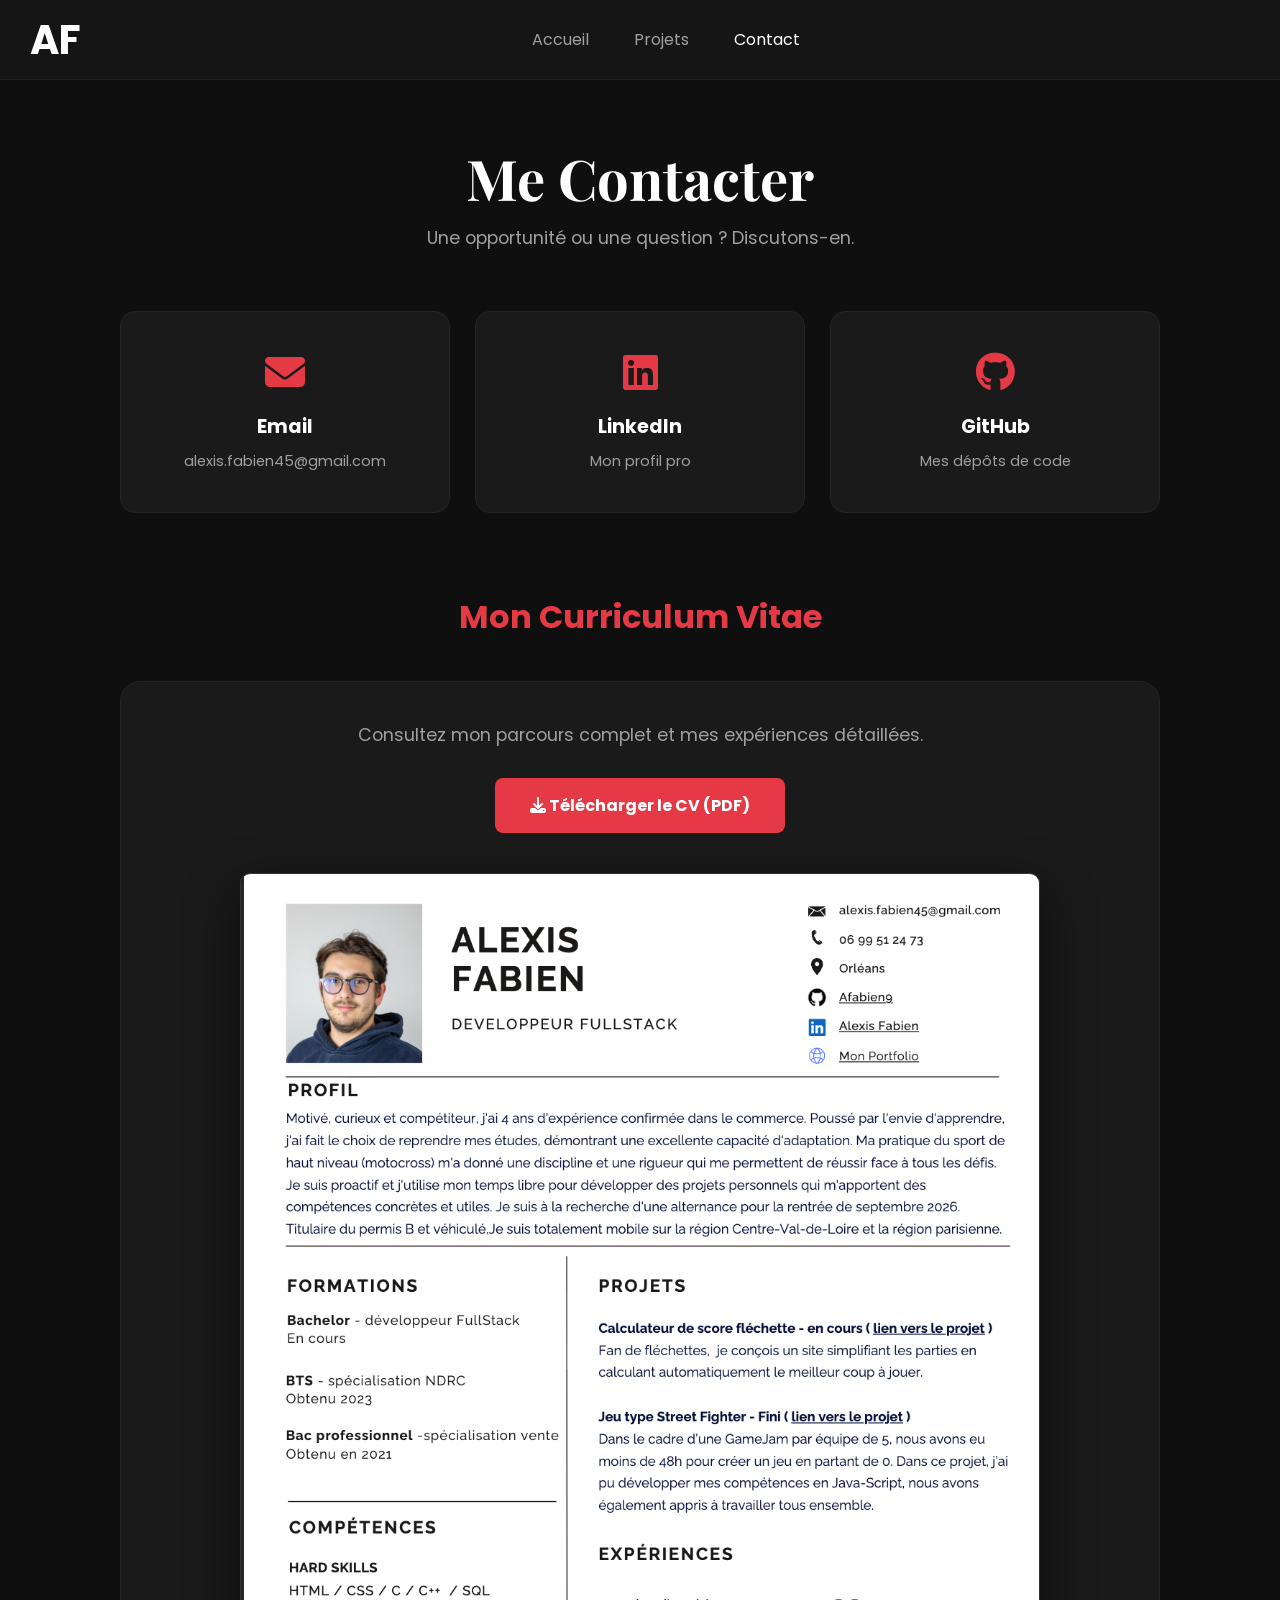
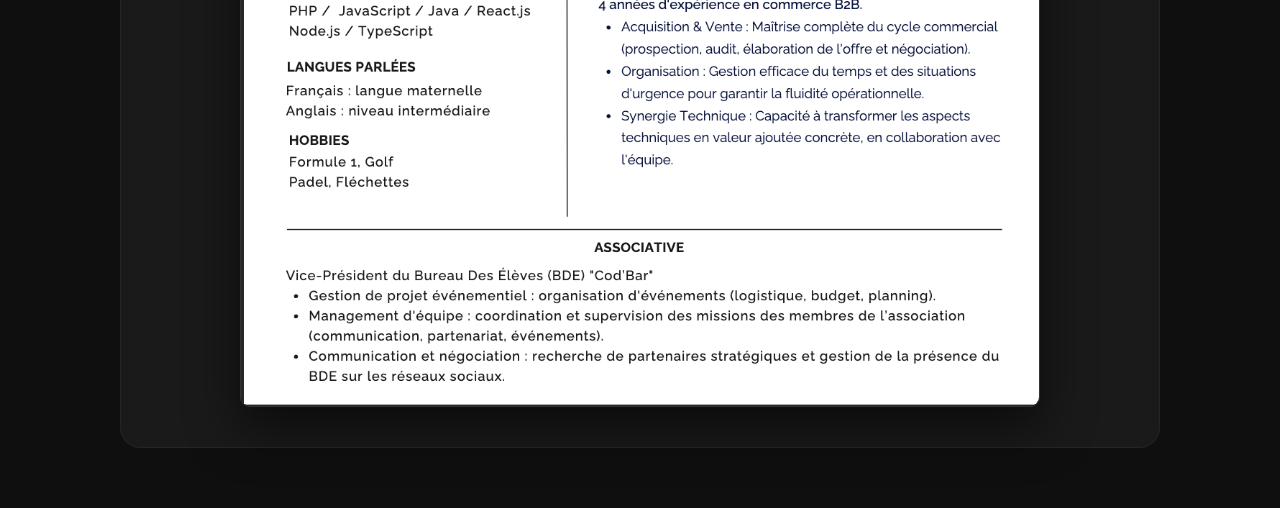
<file: contact.html>
<!DOCTYPE html>
<html lang="fr">
<head>
    <meta charset="UTF-8">
    <title>Portfolio - Contact</title>
    <link rel="stylesheet" href="contact.css">
    <link rel="stylesheet" href="https://cdnjs.cloudflare.com/ajax/libs/font-awesome/6.4.0/css/all.min.css">
    <link href="https://fonts.googleapis.com/css2?family=Poppins:wght@300;400;600&family=Playfair+Display:wght@700&display=swap" rel="stylesheet">
</head>
<body>

    <nav class="barre-laterale">
        <a href="index.html" class="mon-logo">AF</a>
        <ul class="liste-navigation">
            <li><a href="index.html">Accueil</a></li>
            <li><a href="projets.html">Projets</a></li>
            <li class="active"><a href="contact.html">Contact</a></li>
        </ul>
    </nav>

    <main class="conteneur-contact">
        <header class="entete-contact">
            <h1 class="titre-galerie">Me Contacter</h1>
            <p class="sous-titre-contact">Une opportunité ou une question ? Discutons-en.</p>
        </header>

        <div class="grille-reseaux">
            <a href="mailto:alexis.fabien45@gmail.com" class="carte-reseau">
                <i class="fa-solid fa-envelope"></i>
                <h3>Email</h3>
                <p>alexis.fabien45@gmail.com</p>
            </a>

            <a href="https://www.linkedin.com/in/alexis-fabien45/" target="_blank" class="carte-reseau">
                <i class="fa-brands fa-linkedin"></i>
                <h3>LinkedIn</h3>
                <p>Mon profil pro</p>
            </a>

            <a href="https://github.com/Afabien9" target="_blank" class="carte-reseau">
                <i class="fa-brands fa-github"></i>
                <h3>GitHub</h3>
                <p>Mes dépôts de code</p>
            </a>
        </div>

        <section class="section-cv">
            <h2 class="titre-section">Mon Curriculum Vitae</h2>
            <div class="conteneur-cv">
                <div class="actions-cv">
                    <p>Consultez mon parcours complet et mes expériences détaillées.</p>
                    <a href="ressource/CV Alexis.pdf" download class="btn-cv">
                        <i class="fa-solid fa-download"></i> Télécharger le CV (PDF)
                    </a>
                </div>
                <div class="visualiseur-cv-image">
                    <img src="ressource/CV Alexis.png" alt="Curriculum Vitae de Alexis">
                </div>
                
                
            </div>
        </section>
    </main>

</body>
</html>
</file>
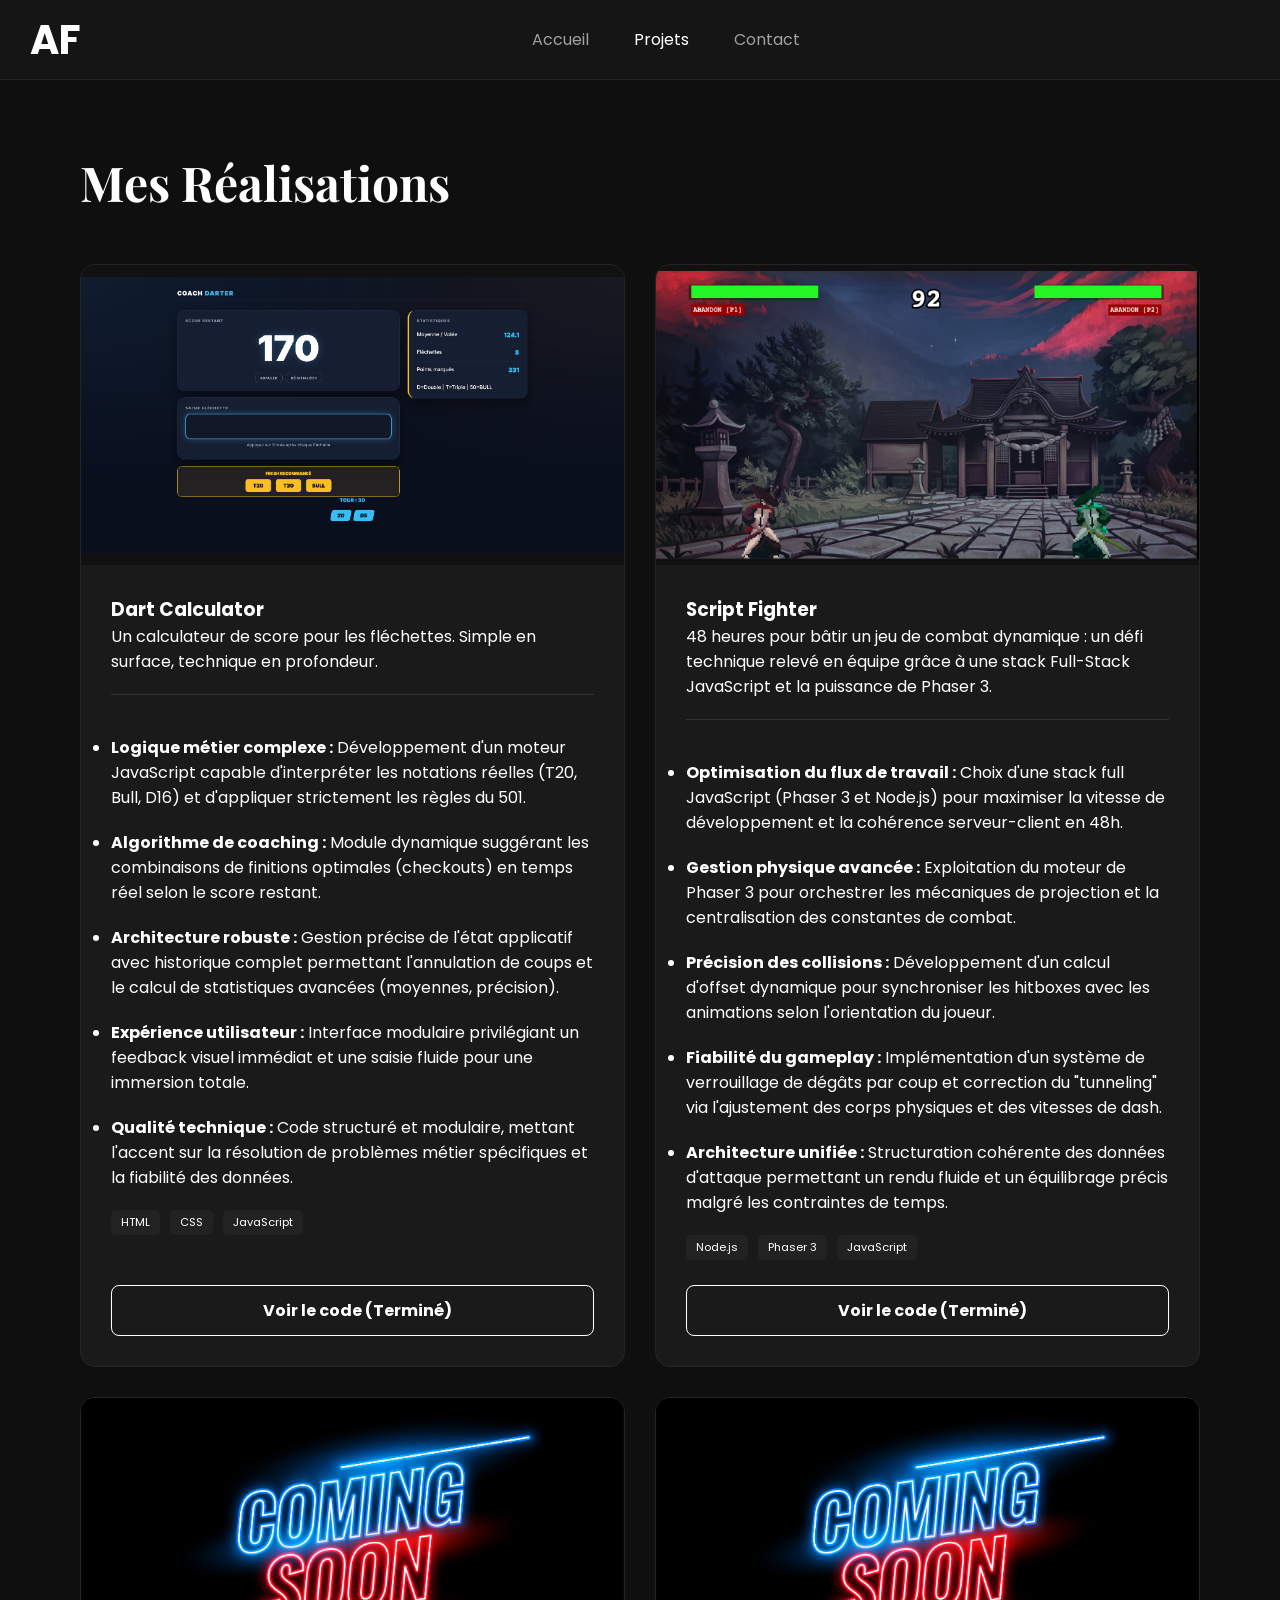
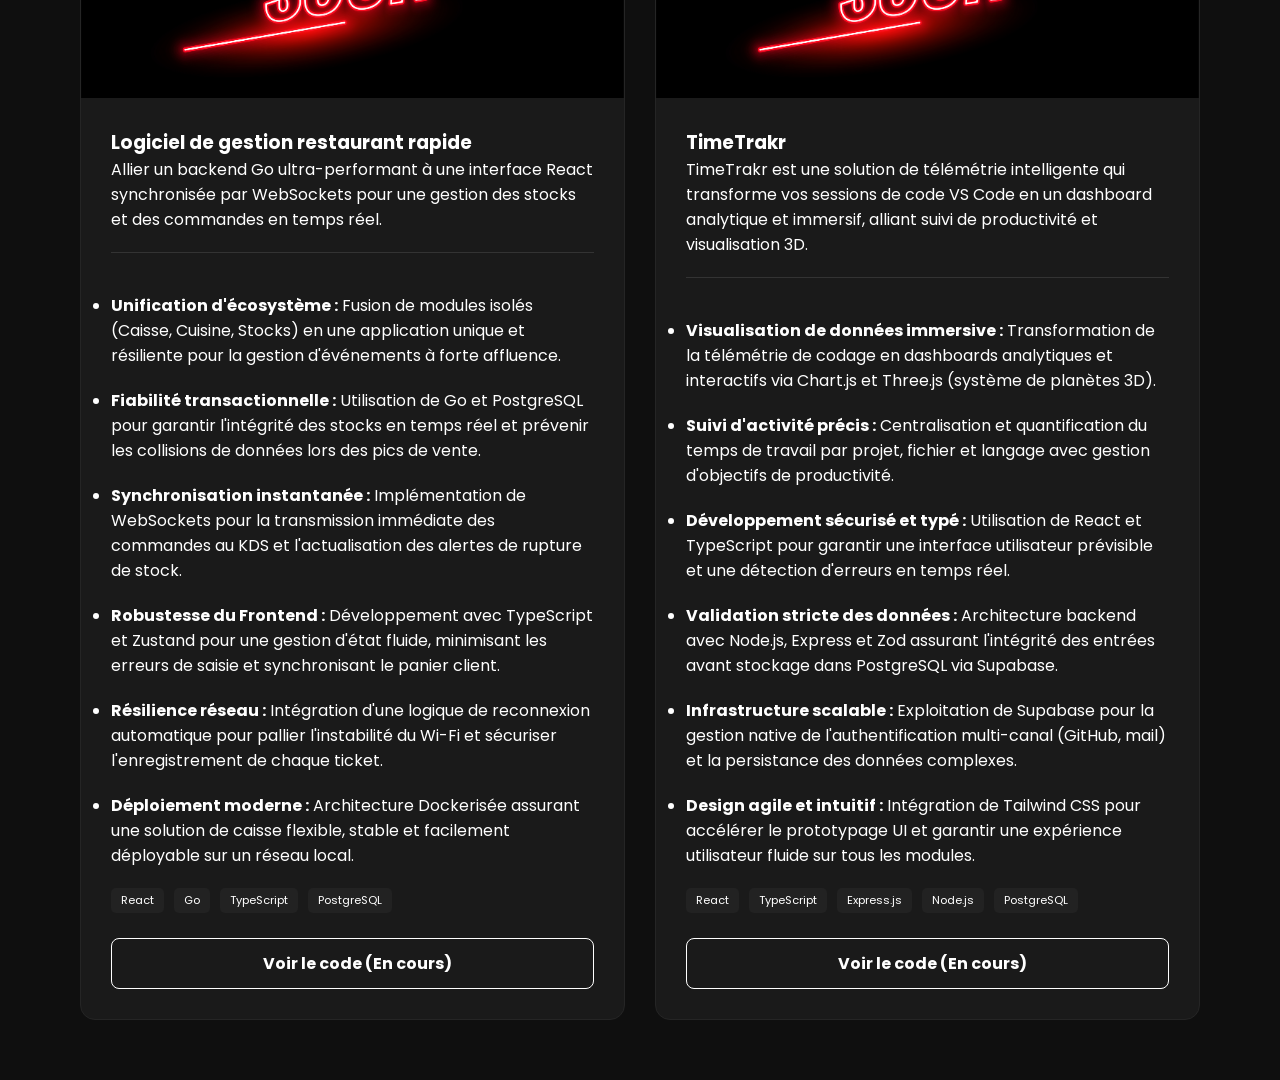
<file: projets.html>
<!doctype html>
<html lang="fr">
  <head>
    <meta charset="UTF-8" />
    <title>Portfolio - Mes Projets</title>
    <link rel="stylesheet" href="projets.css" />
    <link
      href="https://fonts.googleapis.com/css2?family=Poppins:wght@300;400;600&family=Playfair+Display:wght@700&display=swap"
      rel="stylesheet"
    />
  </head>
  <body>
    <nav class="barre-laterale">
      <a href="index.html" class="mon-logo" style="text-decoration: none">AF</a>
      <ul class="liste-navigation">
        <li><a href="index.html">Accueil</a></li>
        <li class="active"><a href="projets.html">Projets</a></li>
        <li><a href="contact.html">Contact</a></li>
      </ul>
    </nav>

    <main class="conteneur-projets">
      <header class="entete-section">
        <h1 class="titre-galerie">Mes Réalisations</h1>
      </header>

      <div class="grille-projets">
        <article class="carte-projet">
          <div class="visuel-projet">
            <div class="overlay-image">
              <img
                src="ressource/DART COACH SCREEN.png"
                alt="Aperçu du projet"
              />
            </div>
          </div>
          <div class="infos-projet">
            <h3>Dart Calculator</h3>
            <p class="resume">
              Un calculateur de score pour les fléchettes. Simple en surface,
              technique en profondeur.
            </p>

            <div class="bloc-details">
              <ul>
                <li>
                  <span>Logique métier complexe :</span> Développement d'un
                  moteur JavaScript capable d'interpréter les notations réelles
                  (T20, Bull, D16) et d'appliquer strictement les règles du 501.
                </li>
                <li>
                  <span>Algorithme de coaching :</span> Module dynamique
                  suggérant les combinaisons de finitions optimales (checkouts)
                  en temps réel selon le score restant.
                </li>
                <li>
                  <span>Architecture robuste :</span> Gestion précise de l'état
                  applicatif avec historique complet permettant l'annulation de
                  coups et le calcul de statistiques avancées (moyennes,
                  précision).
                </li>
                <li>
                  <span>Expérience utilisateur :</span> Interface modulaire
                  privilégiant un feedback visuel immédiat et une saisie fluide
                  pour une immersion totale.
                </li>
                <li>
                  <span>Qualité technique :</span> Code structuré et modulaire,
                  mettant l'accent sur la résolution de problèmes métier
                  spécifiques et la fiabilité des données.
                </li>
              </ul>
              <div class="tags">
                <span>HTML</span><span>CSS</span><span>JavaScript</span>
              </div>
            </div>
            <a
              href="https://github.com/Afabien9/Flechettes"
              target="_blank"
              class="btn-github"
            >
              <i class="fa-brands fa-github"></i> Voir le code (Terminé)
            </a>
          </div>
        </article>

        <article class="carte-projet">
          <div class="visuel-projet">
            <div class="overlay-image">
              <img src="ressource/Screen In Game.png" alt="Aperçu du projet" />
            </div>
          </div>
          <div class="infos-projet">
            <h3>Script Fighter</h3>
            <p class="resume">
              48 heures pour bâtir un jeu de combat dynamique : un défi
              technique relevé en équipe grâce à une stack Full-Stack JavaScript
              et la puissance de Phaser 3.
            </p>

            <div class="bloc-details">
              <ul>
                <li>
                  <span>Optimisation du flux de travail :</span> Choix d'une
                  stack full JavaScript (Phaser 3 et Node.js) pour maximiser la
                  vitesse de développement et la cohérence serveur-client en
                  48h.
                </li>
                <li>
                  <span>Gestion physique avancée :</span> Exploitation du moteur
                  de Phaser 3 pour orchestrer les mécaniques de projection et la
                  centralisation des constantes de combat.
                </li>
                <li>
                  <span>Précision des collisions :</span> Développement d'un
                  calcul d'offset dynamique pour synchroniser les hitboxes avec
                  les animations selon l'orientation du joueur.
                </li>
                <li>
                  <span>Fiabilité du gameplay :</span> Implémentation d'un
                  système de verrouillage de dégâts par coup et correction du
                  "tunneling" via l'ajustement des corps physiques et des
                  vitesses de dash.
                </li>
                <li>
                  <span>Architecture unifiée :</span> Structuration cohérente
                  des données d'attaque permettant un rendu fluide et un
                  équilibrage précis malgré les contraintes de temps.
                </li>
              </ul>
              <div class="tags">
                <span>Node.js</span><span>Phaser 3</span><span>JavaScript</span>
              </div>
            </div>
            <a
              href="https://github.com/Afabien9/GameJam"
              target="_blank"
              class="btn-github"
            >
              <i class="fa-brands fa-github"></i> Voir le code (Terminé)
            </a>
          </div>
        </article>

        <article class="carte-projet">
          <div class="visuel-projet">
            <div class="overlay-image">
              <img src="ressource/25516.jpg" alt="Aperçu du projet" />
            </div>
          </div>
          <div class="infos-projet">
            <h3>Logiciel de gestion restaurant rapide</h3>
            <p class="resume">
              Allier un backend Go ultra-performant à une interface React
              synchronisée par WebSockets pour une gestion des stocks et des
              commandes en temps réel.
            </p>

            <div class="bloc-details">
              <ul>
                <li>
                  <span>Unification d'écosystème :</span> Fusion de modules
                  isolés (Caisse, Cuisine, Stocks) en une application unique et
                  résiliente pour la gestion d'événements à forte affluence.
                </li>
                <li>
                  <span>Fiabilité transactionnelle :</span> Utilisation de Go et
                  PostgreSQL pour garantir l'intégrité des stocks en temps réel
                  et prévenir les collisions de données lors des pics de vente.
                </li>
                <li>
                  <span>Synchronisation instantanée :</span> Implémentation de
                  WebSockets pour la transmission immédiate des commandes au KDS
                  et l'actualisation des alertes de rupture de stock.
                </li>
                <li>
                  <span>Robustesse du Frontend :</span> Développement avec
                  TypeScript et Zustand pour une gestion d'état fluide,
                  minimisant les erreurs de saisie et synchronisant le panier
                  client.
                </li>
                <li>
                  <span>Résilience réseau :</span> Intégration d'une logique de
                  reconnexion automatique pour pallier l'instabilité du Wi-Fi et
                  sécuriser l'enregistrement de chaque ticket.
                </li>
                <li>
                  <span>Déploiement moderne :</span> Architecture Dockerisée
                  assurant une solution de caisse flexible, stable et facilement
                  déployable sur un réseau local.
                </li>
              </ul>
              <div class="tags">
                <span>React</span><span>Go</span><span>TypeScript</span
                ><span>PostgreSQL</span>
              </div>
            </div>
            <a
              href="https://github.com/C4ptainF0xy/Corso-Fleuri-V2"
              target="_blank"
              class="btn-github"
            >
              <i class="fa-brands fa-github"></i> Voir le code (En cours)
            </a>
          </div>
        </article>

        <article class="carte-projet">
          <div class="visuel-projet">
            <div class="overlay-image">
              <img src="ressource/25516.jpg" alt="Aperçu du projet" />
            </div>
          </div>
          <div class="infos-projet">
            <h3>TimeTrakr</h3>
            <p class="resume">
              TimeTrakr est une solution de télémétrie intelligente qui
              transforme vos sessions de code VS Code en un dashboard analytique
              et immersif, alliant suivi de productivité et visualisation 3D.
            </p>

            <div class="bloc-details">
              <ul>
                <li>
                  <span>Visualisation de données immersive :</span>
                  Transformation de la télémétrie de codage en dashboards
                  analytiques et interactifs via Chart.js et Three.js (système
                  de planètes 3D).
                </li>
                <li>
                  <span>Suivi d'activité précis :</span> Centralisation et
                  quantification du temps de travail par projet, fichier et
                  langage avec gestion d'objectifs de productivité.
                </li>
                <li>
                  <span>Développement sécurisé et typé :</span> Utilisation de
                  React et TypeScript pour garantir une interface utilisateur
                  prévisible et une détection d'erreurs en temps réel.
                </li>
                <li>
                  <span>Validation stricte des données :</span> Architecture
                  backend avec Node.js, Express et Zod assurant l'intégrité des
                  entrées avant stockage dans PostgreSQL via Supabase.
                </li>
                <li>
                  <span>Infrastructure scalable :</span> Exploitation de
                  Supabase pour la gestion native de l'authentification
                  multi-canal (GitHub, mail) et la persistance des données
                  complexes.
                </li>
                <li>
                  <span>Design agile et intuitif :</span> Intégration de
                  Tailwind CSS pour accélérer le prototypage UI et garantir une
                  expérience utilisateur fluide sur tous les modules.
                </li>
              </ul>
              <div class="tags">
                <span>React</span><span>TypeScript</span><span>Express.js</span
                ><span>Node.js</span><span>PostgreSQL</span>
              </div>
            </div>
            <a
              href="https://github.com/EnzoRouet/TimeTrakr"
              target="_blank"
              class="btn-github"
            >
              <i class="fa-brands fa-github"></i> Voir le code (En cours)
            </a>
          </div>
        </article>
      </div>
    </main>
  </body>
</html>
</file>
<file: contact.css>
:root {
    --couleur-fond: #0f0f0f;
    --couleur-menu: #151515;
    --bg-carte: #1a1a1a;
    --accent-rouge: #e63946;
    --texte-blanc: #ffffff;
    --texte-gris: #a0a0a0;
    --hauteur-topbar: 80px;
}

* { margin: 0; padding: 0; box-sizing: border-box; }

body {
    background-color: var(--couleur-fond);
    color: var(--texte-blanc);
    font-family: 'Poppins', sans-serif;
}

.barre-laterale {
    width: 100%;
    height: 80px; 
    background: var(--couleur-menu);
    border-bottom: 1px solid #222; 
    position: fixed;
    top: 0; 
    left: 0;
    display: flex;
    flex-direction: row; 
    justify-content: space-between; 
    align-items: center;
    padding: 0 30px; 
    z-index: 1000;
}

.mon-logo { 
    font-size: 2.5rem; 
    font-weight: bold; 
    color: var(--texte-blanc); 
    text-decoration: none;
    cursor: pointer;
}

.liste-navigation { 
    display: flex; 
    list-style: none; 
    gap: 15px;
    justify-content: center; 
    align-items: center; 
    flex-grow: 1; 
}

.liste-navigation li {
    display: flex;
    justify-content: center;
    align-items: center;
    transition: 0.3s;
}

.liste-navigation li a {
    display: block;
    padding: 10px 15px;
    color: var(--texte-gris);
    text-decoration: none;
    font-size: 1rem;
    text-align: center; 
    transition: 0.3s;
}

.liste-navigation li.active a { 
    color: var(--texte-blanc); 
}

.liste-navigation li a:hover { 
    color: var(--texte-blanc); 
}

.conteneur-contact {
    margin-top: var(--hauteur-topbar);
    padding: 60px 30px;
    max-width: 1100px;
    margin-left: auto;
    margin-right: auto;
}

.entete-contact { text-align: center; margin-bottom: 60px; }
.titre-galerie { font-family: 'Playfair Display', serif; font-size: 3.5rem; margin-bottom: 10px; }
.sous-titre-contact { color: var(--texte-gris); font-size: 1.1rem; }

.grille-reseaux {
    display: grid;
    grid-template-columns: repeat(3, 1fr);
    gap: 25px;
    margin-bottom: 80px;
}

.carte-reseau {
    background: var(--bg-carte);
    border: 1px solid #252525;
    padding: 40px 20px;
    border-radius: 15px;
    text-align: center;
    text-decoration: none;
    color: inherit;
    transition: 0.3s;
}

.carte-reseau i { font-size: 2.5rem; color: var(--accent-rouge); margin-bottom: 20px; }
.carte-reseau h3 { margin-bottom: 10px; font-size: 1.2rem; }
.carte-reseau p { color: var(--texte-gris); font-size: 0.9rem; }

.carte-reseau:hover {
    transform: translateY(-10px);
    border-color: var(--accent-rouge);
    box-shadow: 0 10px 30px rgba(230, 57, 70, 0.2);
}

.section-cv { margin-top: 40px; text-align: center; }
.titre-section { font-size: 2rem; margin-bottom: 40px; color: var(--accent-rouge); }

.conteneur-cv {
    background: var(--bg-carte);
    border-radius: 20px;
    padding: 40px;
    display: flex;
    flex-direction: column; 
    align-items: center;
    gap: 40px;
    border: 1px solid #252525;
}

.visualiseur-cv-image {
    width: 100%;
    max-width: 800px; 
    border-radius: 10px;
    overflow: hidden;
    box-shadow: 0 20px 50px rgba(0,0,0,0.6); 
    border: 1px solid #333;
}

.visualiseur-cv-image img {
    width: 100%;
    height: auto; 
    display: block;
}

.actions-cv { text-align: center; }
.actions-cv p { margin-bottom: 30px; font-size: 1.1rem; color: var(--texte-gris); }

.btn-cv {
    display: inline-block;
    background: var(--accent-rouge);
    color: white;
    text-decoration: none;
    padding: 15px 35px;
    border-radius: 8px;
    font-weight: bold;
    transition: 0.3s;
    font-size: 1rem;
}

.btn-cv:hover { transform: scale(1.05); box-shadow: 0 0 20px rgba(230, 57, 70, 0.4); }

@media screen and (max-width: 1250px) {
    .grille-reseaux { grid-template-columns: 1fr; }
    .conteneur-cv { padding: 20px; }
      .barre-laterale {
        width: 100%;
        height: auto;
        position: relative; 
        flex-direction: row;
        justify-content: space-between;
        align-items: center;
        padding: 10px 20px;
        border-right: none;
        border-bottom: 1px solid #222;
    }

    .mon-logo { margin-bottom: 0; font-size: 2rem; padding-left: 0; }
    .liste-navigation { 
    display: flex; 
    list-style: none; 
    gap: 15px;
    justify-content: center; 
    align-items: center; 
    flex-grow: 1; 
}

.liste-navigation li {
    display: flex;
    justify-content: center;
    align-items: center;
    transition: 0.3s;
}

.liste-navigation li a {
    display: block;
    padding: 10px 15px;
    color: var(--texte-gris);
    text-decoration: none;
    font-size: 0.9rem;
    text-align: center; 
    transition: 0.3s;
}
}
</file>
<file: projets.css>
:root {
    --couleur-fond: #0f0f0f;
    --couleur-menu: #151515;
    --bg-carte: #1a1a1a;
    --accent-rouge: #e63946;
    --texte-blanc: #ffffff;
    --texte-gris: #a0a0a0;
    --gris-barre: #333;
    --bleu-projet: #0000CD;
    --largeur-sidebar: 200px; 
}

* { 
    margin: 0; 
    padding: 0; 
    box-sizing: border-box; 
    scroll-behavior: smooth;
}

body {
    background-color: var(--couleur-fond);
    color: var(--texte-blanc);
    font-family: 'Poppins', sans-serif;
    display: block;
    min-height: 100vh;
}

.barre-laterale {
    width: 100%;
    height: 80px; 
    background: var(--couleur-menu);
    border-bottom: 1px solid #222; 
    position: fixed;
    top: 0; 
    left: 0;
    display: flex;
    flex-direction: row; 
    justify-content: space-between; 
    align-items: center;
    padding: 0 30px; 
    z-index: 1000;
}

.mon-logo { 
    font-size: 2.5rem; 
    font-weight: bold; 
    color: var(--texte-blanc); 
    text-decoration: none;
    cursor: pointer;
}

.liste-navigation { 
    display: flex; 
    list-style: none; 
    gap: 15px;
    justify-content: center; 
    align-items: center; 
    flex-grow: 1; 
}

.liste-navigation li a {
    display: block;
    padding: 10px 15px;
    color: var(--texte-gris);
    text-decoration: none;
    font-size: 1rem;
    transition: 0.3s;
}

.liste-navigation li.active a,
.liste-navigation li a:hover { 
    color: var(--texte-blanc); 
}

.conteneur-projets { 
    margin-top: 80px;
    width: 100%; 
    padding: 60px 80px; 
}

.titre-galerie { 
    font-family: 'Playfair Display', serif; 
    font-size: 3rem; 
    margin: 10px 0 50px; 
}

.grille-projets { 
    display: grid; 
    grid-template-columns: repeat(2, 1fr); 
    gap: 30px; 
    align-items: stretch; 
}

.carte-projet {
    background: var(--bg-carte);
    border: 1px solid #252525;
    border-radius: 15px;
    overflow: hidden;
    display: flex;
    flex-direction: column;
    transition: 0.3s;
}

.visuel-projet { 
    height: 300px;
    background: #111; 
    overflow: hidden;
    display: flex;
    align-items: center;
    justify-content: center;
}

.visuel-projet img {
    max-width: 100%;  
    max-height: 100%; 
    object-fit: contain; 
    object-position: center; 
    display: block;
}

.infos-projet { 
    padding: 30px; 
    display: flex; 
    flex-direction: column; 
    flex-grow: 1; 
}

.bloc-details {
    display: block;
    margin-top: 20px;
    padding-top: 20px;
    border-top: 1px solid #333;
    flex-grow: 1; 
    max-width: 100%;
}

.bloc-details > ul > li {
    padding-top: 20px;
}

.bloc-details > ul > li > span {
    font-weight: bold;
}

.tags { display: flex; gap: 10px; margin-top: 20px; flex-wrap: wrap; }
.tags span { font-size: 0.7rem; background: #222; padding: 4px 10px; border-radius: 5px; color: var(--texte-blanc); }

.btn-github {
    display: flex;
    align-items: center;
    justify-content: center;
    gap: 10px;
    width: 100%; 
    margin-top: 25px; 
    background: transparent;
    border: 1px solid var(--texte-blanc); 
    color: var(--texte-blanc);
    padding: 12px; 
    border-radius: 8px; 
    font-weight: bold;
    text-decoration: none;
    transition: 0.3s;
}

.btn-github:hover { 
    background: var(--texte-blanc); 
    color: #000; 
}

.btn-toggle {
    display: none !important; 
}

@media screen and (max-width: 1250px) {
    .conteneur-projets { padding: 40px 20px; }
    
    .grille-projets { 
        grid-template-columns: 1fr; 
        max-width: 600px; 
        margin: 0 auto; 
    }

    .visuel-projet { 
        height: 250px; 
    }

      .barre-laterale {
        width: 100%;
        height: auto;
        position: relative; 
        flex-direction: row;
        justify-content: space-between;
        align-items: center;
        padding: 10px 20px;
        border-right: none;
        border-bottom: 1px solid #222;
    }

    .mon-logo { margin-bottom: 0; font-size: 2rem; padding-left: 0; }
    .liste-navigation { 
    display: flex; 
    list-style: none; 
    gap: 15px;
    justify-content: center; 
    align-items: center; 
    flex-grow: 1; 
}

.liste-navigation li {
    display: flex;
    justify-content: center;
    align-items: center;
    transition: 0.3s;
}

.liste-navigation li a {
    display: block;
    padding: 10px 15px;
    color: var(--texte-gris);
    text-decoration: none;
    font-size: 0.9rem;
    text-align: center; 
    transition: 0.3s;
}

    .titre-galerie {
        margin-left: 280px;
        margin-right: 250px;
        margin-top: 10px;
    }
}
</file>
